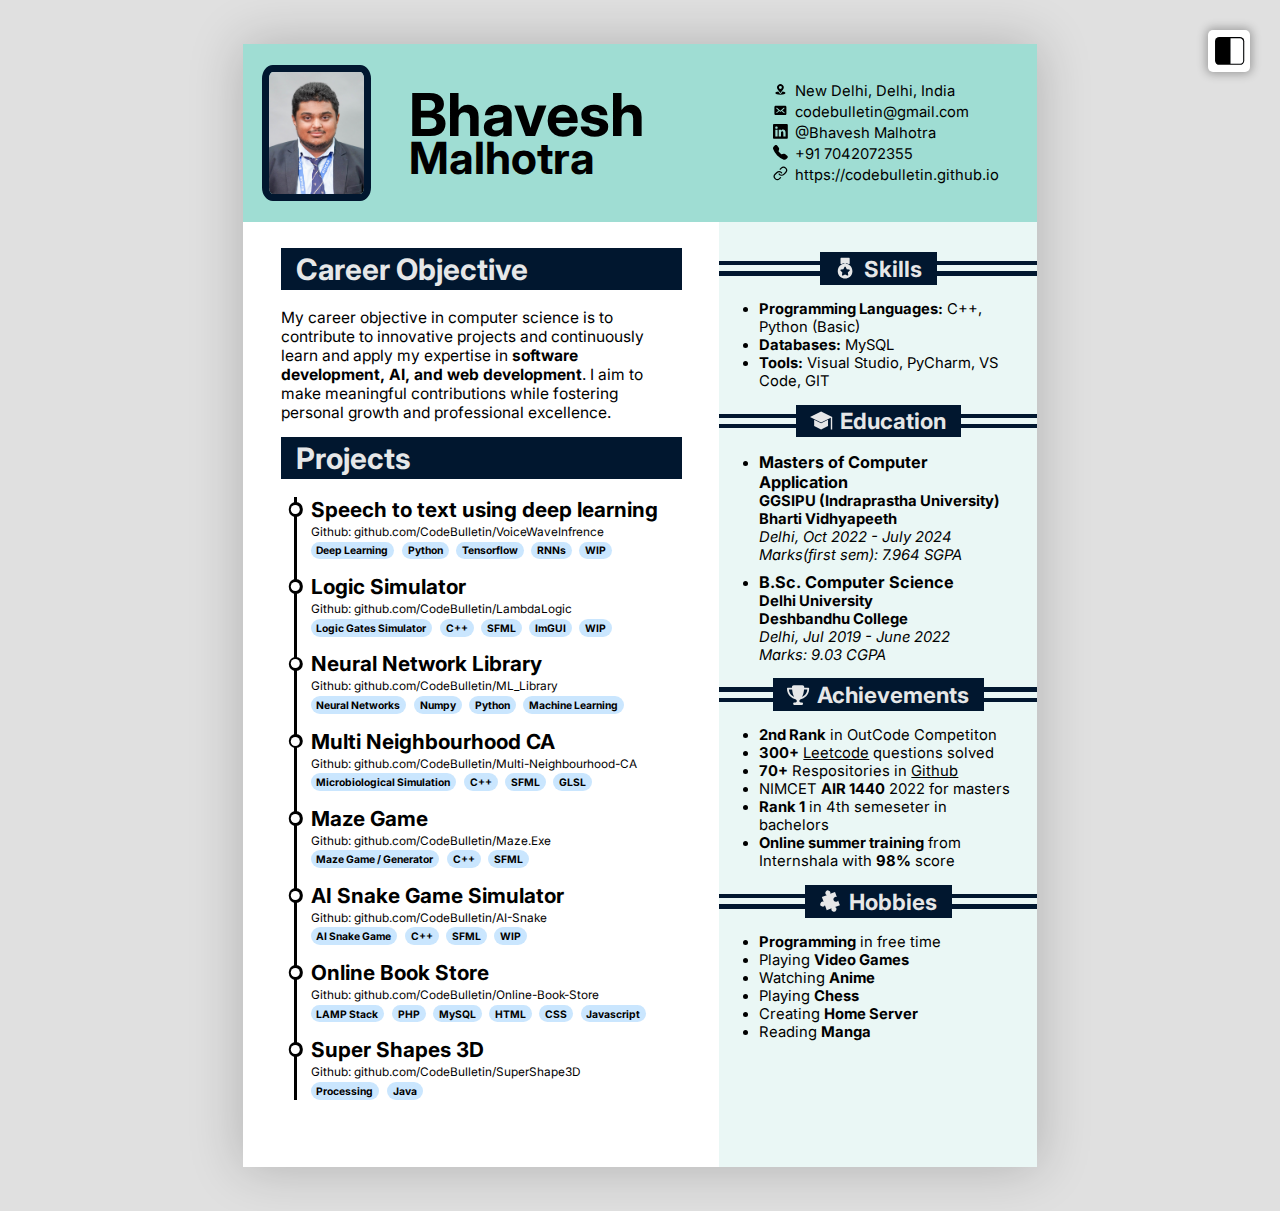
<file: index.html>
<!DOCTYPE html>
<html lang="en">
    <head>
	<meta name="generator" content="Hugo 0.115.4">

<meta charset="UTF-8">
<meta http-equiv="X-UA-Compatible" content="IE=edge">
<meta name="viewport" content="width=device-width, initial-scale=1.0">
<title>Resume</title><link rel="shortcut icon" href="./imgs/person.jpg" type="image/x-icon"><link rel="stylesheet" href="./scss/index.css">
<script defer src="./js/main.js"></script></head>
    <body>
        <main><header>
    <div class="ProfileImage noprint">
        
            <img class="profile_img" src="./imgs/photo.jpg" alt="Profile Image">
        
    </div>
    <div class="name">
        <h1 class="fname" name="first_name">
            Bhavesh
        </h1>
        
            <h2 class="lname" name="last_name">
                Malhotra
            </h2>
        
    </div>
    <div class="contact-details">
        
            <div class="container">
    <div class="img noprint">
        
            <?xml version='1.0' encoding='UTF-8' standalone='no'?> <svg xmlns='http://www.w3.org/2000/svg' class='fill' viewBox='0 0 512 512'><g id='Address_location'><path d='M327.9166,330.95l-49.2982,67.5545a27.9975,27.9975,0,0,1-45.2334,0L184.0859,330.95C123.3179,339.73,81,359.2774,81,382c0,30.9279,78.35,56,175,56s175-25.0721,175-56C431,359.2778,388.6847,339.7305,327.9166,330.95Z'/><path d='M256,382l92.27-126.4435a114.2248,114.2248,0,1,0-184.54,0Zm0-244.4737a50.7,50.7,0,1,1-50.7,50.7A50.7,50.7,0,0,1,256,137.5264Z'/></g></svg>
        
    </div>
    <span name="address" class="value">
        
            New Delhi, Delhi, India
        
    </span>
</div>
        
            <div class="container">
    <div class="img noprint">
        
            <svg xmlns='http://www.w3.org/2000/svg' class='fill' xmlns:xlink='http://www.w3.org/1999/xlink' version='1.1' viewBox='0 0 32 32' style='enable-background:new 0 0 32 32;' ><path d='M26,6H6C4.3,6,3,7.3,3,9v14c0,1.7,1.3,3,3,3h20c1.7,0,3-1.3,3-3V9C29,7.3,27.7,6,26,6z M24.7,20.2c0.4,0.4,0.5,1,0.1,1.4  C24.6,21.9,24.3,22,24,22c-0.2,0-0.5-0.1-0.7-0.2l-5.1-4.4l-1.6,1.4C16.5,18.9,16.2,19,16,19s-0.5-0.1-0.7-0.2l-1.6-1.4l-5.1,4.4  C8.5,21.9,8.2,22,8,22c-0.3,0-0.6-0.1-0.8-0.3c-0.4-0.4-0.3-1,0.1-1.4l4.9-4.2l-4.9-4.2c-0.4-0.4-0.5-1-0.1-1.4  c0.4-0.4,1-0.5,1.4-0.1l7.3,6.4l7.3-6.4c0.4-0.4,1-0.3,1.4,0.1c0.4,0.4,0.3,1-0.1,1.4L19.8,16L24.7,20.2z'/></svg>
        
    </div>
    <span name="email" class="value">
        
            <a href="mailto: codebulletin@gmail.com">codebulletin@gmail.com</a>
        
    </span>
</div>
        
            <div class="container">
    <div class="img noprint">
        
            <svg xmlns='http://www.w3.org/2000/svg' width='16' height='16' fill='currentColor' class='bi bi-linkedin fill' viewBox='0 0 16 16'><path d='M0 1.146C0 .513.526 0 1.175 0h13.65C15.474 0 16 .513 16 1.146v13.708c0 .633-.526 1.146-1.175 1.146H1.175C.526 16 0 15.487 0 14.854V1.146zm4.943 12.248V6.169H2.542v7.225h2.401zm-1.2-8.212c.837 0 1.358-.554 1.358-1.248-.015-.709-.52-1.248-1.342-1.248-.822 0-1.359.54-1.359 1.248 0 .694.521 1.248 1.327 1.248h.016zm4.908 8.212V9.359c0-.216.016-.432.08-.586.173-.431.568-.878 1.232-.878.869 0 1.216.662 1.216 1.634v3.865h2.401V9.25c0-2.22-1.184-3.252-2.764-3.252-1.274 0-1.845.7-2.165 1.193v.025h-.016a5.54 5.54 0 0 1 .016-.025V6.169h-2.4c.03.678 0 7.225 0 7.225h2.4z'/></svg>
        
    </div>
    <span name="linkedin" class="value">
        
            <a href="https://www.linkedin.com/in/bhavesh-malhotra-a5a875157">@Bhavesh Malhotra</a>
        
    </span>
</div>
        
            <div class="container">
    <div class="img noprint">
        
            <svg xmlns='http://www.w3.org/2000/svg' width='16' height='16' fill='currentColor' class='bi bi-telephone-fill fill' viewBox='0 0 16 16'> <path fill-rule='evenodd' d='M1.885.511a1.745 1.745 0 0 1 2.61.163L6.29 2.98c.329.423.445.974.315 1.494l-.547 2.19a.678.678 0 0 0 .178.643l2.457 2.457a.678.678 0 0 0 .644.178l2.189-.547a1.745 1.745 0 0 1 1.494.315l2.306 1.794c.829.645.905 1.87.163 2.611l-1.034 1.034c-.74.74-1.846 1.065-2.877.702a18.634 18.634 0 0 1-7.01-4.42 18.634 18.634 0 0 1-4.42-7.009c-.362-1.03-.037-2.137.703-2.877L1.885.511z'/></svg>
        
    </div>
    <span name="phone" class="value">
        
            <a href="tel: &#43;91%207042072355">&#43;91 7042072355</a>
        
    </span>
</div>
        
            <div class="container">
    <div class="img noprint">
        
            <svg xmlns='http://www.w3.org/2000/svg'   viewBox='0 0 24 24' fill='none' class='stroke' stroke='currentColor' stroke-width='2' stroke-linecap='round' stroke-linejoin='round' class='feather feather-link'><path d='M10 13a5 5 0 0 0 7.54.54l3-3a5 5 0 0 0-7.07-7.07l-1.72 1.71'></path><path d='M14 11a5 5 0 0 0-7.54-.54l-3 3a5 5 0 0 0 7.07 7.07l1.71-1.71'></path></svg>
        
    </div>
    <span name="portfolio" class="value">
        
            <a href="https://codebulletin.github.io/">https://codebulletin.github.io</a>
        
    </span>
</div>
        
    </div>
</header><div class="body">
    <div class="left">
        
    <div class="l-heading" name="Career Objective">
        <div class="lefthead">
            <div class="line">
            </div>
            <h1>
                Career Objective
            </h1>
        </div>
        
    <p>My career objective in computer science is to contribute to innovative projects and continuously learn and apply my expertise in <b>software development, AI, and web development</b>. I aim to make meaningful contributions while fostering personal growth and professional excellence.</p>

    </div>

    <div class="l-heading" name="Projects">
        <div class="lefthead">
            <div class="line">
            </div>
            <h1>
                Projects
            </h1>
        </div>
        
    <div class="html">
        <div name="Projects" class="projects">
            <div class="content">
                <div class="vertical-line noprint"></div>
                <div class="project">
                    
                    <div class="projectname">
                        <div class="poshead">
                            <h2>Speech to text using deep learning</h2>
                            <div class="circle"></div>
                        </div>
                        
                            <span>Github: <a href="https://github.com/CodeBulletin/VoiceWaveInfrence">github.com/CodeBulletin/VoiceWaveInfrence</a></span>
                        
                        <div class="skills-tag" name="skills">
                            
                                <div> Deep Learning </div>
                            
                                <div> Python </div>
                            
                                <div> Tensorflow </div>
                            
                                <div> RNNs </div>
                            
                                <div> WIP </div>
                            
                        </div>
                    </div>
                    
                    <div class="projectname">
                        <div class="poshead">
                            <h2>Logic Simulator</h2>
                            <div class="circle"></div>
                        </div>
                        
                            <span>Github: <a href="https://github.com/CodeBulletin/LambdaLogic">github.com/CodeBulletin/LambdaLogic</a></span>
                        
                        <div class="skills-tag" name="skills">
                            
                                <div> Logic Gates Simulator </div>
                            
                                <div> C&#43;&#43; </div>
                            
                                <div> SFML </div>
                            
                                <div> ImGUI </div>
                            
                                <div> WIP </div>
                            
                        </div>
                    </div>
                    
                    <div class="projectname">
                        <div class="poshead">
                            <h2>Neural Network Library</h2>
                            <div class="circle"></div>
                        </div>
                        
                            <span>Github: <a href="https://github.com/CodeBulletin/ML_Library">github.com/CodeBulletin/ML_Library</a></span>
                        
                        <div class="skills-tag" name="skills">
                            
                                <div> Neural Networks </div>
                            
                                <div> Numpy </div>
                            
                                <div> Python </div>
                            
                                <div> Machine Learning </div>
                            
                        </div>
                    </div>
                    
                    <div class="projectname">
                        <div class="poshead">
                            <h2>Multi Neighbourhood CA</h2>
                            <div class="circle"></div>
                        </div>
                        
                            <span>Github: <a href="https://github.com/CodeBulletin/Multi-Neighbourhood-CA">github.com/CodeBulletin/Multi-Neighbourhood-CA</a></span>
                        
                        <div class="skills-tag" name="skills">
                            
                                <div> Microbiological Simulation </div>
                            
                                <div> C&#43;&#43; </div>
                            
                                <div> SFML </div>
                            
                                <div> GLSL </div>
                            
                        </div>
                    </div>
                    
                    <div class="projectname">
                        <div class="poshead">
                            <h2>Maze Game</h2>
                            <div class="circle"></div>
                        </div>
                        
                            <span>Github: <a href="https://github.com/CodeBulletin/Maze.Exe">github.com/CodeBulletin/Maze.Exe</a></span>
                        
                        <div class="skills-tag" name="skills">
                            
                                <div> Maze Game / Generator </div>
                            
                                <div> C&#43;&#43; </div>
                            
                                <div> SFML </div>
                            
                        </div>
                    </div>
                    
                    <div class="projectname">
                        <div class="poshead">
                            <h2>AI Snake Game Simulator</h2>
                            <div class="circle"></div>
                        </div>
                        
                            <span>Github: <a href="https://github.com/CodeBulletin/AI-Snake">github.com/CodeBulletin/AI-Snake</a></span>
                        
                        <div class="skills-tag" name="skills">
                            
                                <div> AI Snake Game </div>
                            
                                <div> C&#43;&#43; </div>
                            
                                <div> SFML </div>
                            
                                <div> WIP </div>
                            
                        </div>
                    </div>
                    
                    <div class="projectname">
                        <div class="poshead">
                            <h2>Online Book Store</h2>
                            <div class="circle"></div>
                        </div>
                        
                            <span>Github: <a href="https://github.com/CodeBulletin/Online-Book-Store">github.com/CodeBulletin/Online-Book-Store</a></span>
                        
                        <div class="skills-tag" name="skills">
                            
                                <div> LAMP Stack </div>
                            
                                <div> PHP </div>
                            
                                <div> MySQL </div>
                            
                                <div> HTML </div>
                            
                                <div> CSS </div>
                            
                                <div> Javascript </div>
                            
                        </div>
                    </div>
                    
                    <div class="projectname">
                        <div class="poshead">
                            <h2>Super Shapes 3D</h2>
                            <div class="circle"></div>
                        </div>
                        
                            <span>Github: <a href="https://github.com/CodeBulletin/SuperShape3D">github.com/CodeBulletin/SuperShape3D</a></span>
                        
                        <div class="skills-tag" name="skills">
                            
                                <div> Processing </div>
                            
                                <div> Java </div>
                            
                        </div>
                    </div>
                    
                </div>
            </div>
        </div>
    </div>

    </div>

    </div>
    <div class="right">
        
    <div class="r-heading" name="Skills">
        <div class="righthead">
            <div class="line">
            </div>
            <h1>
                
                    <svg width='64' height='64' viewBox='0 0 64 64' class='noprint' xmlns='http://www.w3.org/2000/svg'><path d='M34 19.8V17.7C36.9149 17.9397 39.7564 18.7375 42.37 20.05C42.6741 20.1927 43.0091 20.2566 43.3443 20.2358C43.6795 20.2149 44.0041 20.1099 44.2881 19.9306C44.572 19.7513 44.8063 19.5033 44.9691 19.2096C45.132 18.9159 45.2183 18.5859 45.2201 18.25V4C45.2201 3.46957 45.0093 2.96086 44.6343 2.58579C44.2592 2.21071 43.7505 2 43.2201 2H20.78C20.2496 2 19.7409 2.21071 19.3658 2.58579C18.9908 2.96086 18.78 3.46957 18.78 4V18.25C18.7811 18.5882 18.8678 18.9206 19.0322 19.2162C19.1966 19.5117 19.4333 19.7608 19.72 19.94C19.9255 20.0801 20.1576 20.1764 20.4019 20.2229C20.6462 20.2694 20.8975 20.265 21.14 20.21H21.2C21.3629 20.1657 21.5232 20.1123 21.68 20.05C24.2742 18.7331 27.1003 17.9349 30 17.7V19.8C20.4 20.65 11.34 27.65 10.8 40.8C12 68.93 52.0001 68.91 53.2001 40.8C52.6601 27.65 43.6 20.65 34 19.8ZM44.8101 39.67L39.8101 44.5L41 51.32C41.0632 51.6877 41.0223 52.0657 40.882 52.4114C40.7416 52.757 40.5073 53.0565 40.2056 53.276C39.904 53.4955 39.5469 53.6263 39.1748 53.6535C38.8027 53.6807 38.4304 53.6033 38.1 53.43L32 50.21L25.88 53.43C25.5495 53.6047 25.1766 53.6833 24.8036 53.6568C24.4306 53.6303 24.0726 53.4997 23.77 53.28C23.4598 53.0577 23.2195 52.7513 23.0778 52.3969C22.936 52.0425 22.8986 51.655 22.97 51.28L24.14 44.46L19.19 39.63C18.9232 39.3694 18.7345 39.0393 18.6454 38.677C18.5563 38.3148 18.5703 37.9349 18.6857 37.5802C18.8012 37.2255 19.0136 36.9101 19.2988 36.6698C19.5841 36.4294 19.9309 36.2736 20.3 36.22L27.14 35.22L30.21 29.02C30.3759 28.6872 30.6313 28.4072 30.9475 28.2115C31.2637 28.0158 31.6282 27.9121 32 27.9121C32.3719 27.9121 32.7364 28.0158 33.0526 28.2115C33.3688 28.4072 33.6242 28.6872 33.7901 29.02L36.8601 35.22L43.7001 36.22C44.0775 36.2677 44.4336 36.4221 44.7264 36.665C45.0193 36.908 45.2367 37.2295 45.3532 37.5917C45.4698 37.9539 45.4806 38.3418 45.3844 38.7099C45.2881 39.0781 45.0889 39.4111 44.8101 39.67Z'/></svg>  
                   
                Skills
            </h1>
        </div>
        
    <ul name="Skills" class="r-body r-headlist">
        
            <li><b>Programming Languages:</b> C&#43;&#43;, Python (Basic)</li>
        
            <li><b>Databases:</b> MySQL</li>
        
            <li><b>Tools:</b> Visual Studio, PyCharm, VS Code, GIT</li>
        
    </ul>

    </div>

    <div class="r-heading" name="Education">
        <div class="righthead">
            <div class="line">
            </div>
            <h1>
                
                    <svg version='1.1' id='Layer_1_1_' class='noprint' xmlns='http://www.w3.org/2000/svg' xmlns:xlink='http://www.w3.org/1999/xlink' x='0px' y='0px' viewBox='0 0 16 16' style='enable-background:new 0 0 16 16;' xml:space='preserve'><polygon points='0,5 8,9 15,5.5 15,14 16,14 16,5 8,1 '/><polygon points='3,7.059 3,11.5 8,14 13,11.5 13,7.059 8,9.559 '/></svg> 
                   
                Education
            </h1>
        </div>
        
    <ul class="r-body r-itemlist" name="Education">
        
            <li>
                <div class="itemlist" name="masters">
                    <h1>Masters of Computer Application</h1>
                    <h2>GGSIPU (Indraprastha University)</h2>
                    <h3>Bharti Vidhyapeeth</h3>
                    <i>Delhi, Oct 2022 - July 2024</i>
                    
                        <br><i>Marks(first sem): 7.964 SGPA</i>
                    
                </div>
            </li>
        
            <li>
                <div class="itemlist" name="bachelors">
                    <h1>B.Sc. Computer Science</h1>
                    <h2>Delhi University</h2>
                    <h3>Deshbandhu College</h3>
                    <i>Delhi, Jul 2019 - June 2022</i>
                    
                        <br><i>Marks: 9.03 CGPA</i>
                    
                </div>
            </li>
        
    </ul>

    </div>

    <div class="r-heading" name="Achievements">
        <div class="righthead">
            <div class="line">
            </div>
            <h1>
                
                    <svg xmlns='http://www.w3.org/2000/svg' class='noprint' viewBox='0 0 576 512'><path d='M400 0H176c-26.5 0-48.1 21.8-47.1 48.2c.2 5.3 .4 10.6 .7 15.8H24C10.7 64 0 74.7 0 88c0 92.6 33.5 157 78.5 200.7c44.3 43.1 98.3 64.8 138.1 75.8c23.4 6.5 39.4 26 39.4 45.6c0 20.9-17 37.9-37.9 37.9H192c-17.7 0-32 14.3-32 32s14.3 32 32 32H384c17.7 0 32-14.3 32-32s-14.3-32-32-32H357.9C337 448 320 431 320 410.1c0-19.6 15.9-39.2 39.4-45.6c39.9-11 93.9-32.7 138.2-75.8C542.5 245 576 180.6 576 88c0-13.3-10.7-24-24-24H446.4c.3-5.2 .5-10.4 .7-15.8C448.1 21.8 426.5 0 400 0zM48.9 112h84.4c9.1 90.1 29.2 150.3 51.9 190.6c-24.9-11-50.8-26.5-73.2-48.3c-32-31.1-58-76-63-142.3zM464.1 254.3c-22.4 21.8-48.3 37.3-73.2 48.3c22.7-40.3 42.8-100.5 51.9-190.6h84.4c-5.1 66.3-31.1 111.2-63 142.3z'/></svg> 
                   
                Achievements
            </h1>
        </div>
        
    <ul class="r-body r-list" name="Achievements">
        
            <li><b>2nd Rank</b> in OutCode Competiton</li>
        
            <li><b>300+</b> <a href='https://leetcode.com/bmalhotra736/'>Leetcode</a> questions solved</li>
        
            <li><b>70+</b> Respositories in <a href='https://github.com/CodeBulletin'>Github</a></li>
        
            <li>NIMCET <b>AIR 1440</b> 2022 for masters</li>
        
            <li><b>Rank 1</b> in 4th semeseter in bachelors</li>
        
            <li><b>Online summer training</b> from Internshala with <b>98%</b> score</li>
        
    </ul>

    </div>

    <div class="r-heading" name="Hobbies">
        <div class="righthead">
            <div class="line">
            </div>
            <h1>
                
                    <?xml version='1.0' encoding='UTF-8' standalone='no'?> <svg id='Layer_1' class='noprint' data-name='Layer 1' xmlns='http://www.w3.org/2000/svg' viewBox='0 0 128 128'><path class='cls-1' d='M92.41665,40.0391a14.25573,14.25573,0,0,1,10.49179.211l-10.493-28.2765L64.52109,22.32474A14.31354,14.31354,0,1,0,44.6884,29.68436L16.4238,40.17293,26.81772,68.18245a14.31354,14.31354,0,1,0,7.48,20.15716l10.32543,27.825,28.26389-10.48831a14.31354,14.31354,0,1,0,19.83412-7.36015l27.89365-10.35092-10.42454-28.092A14.31279,14.31279,0,1,1,92.41665,40.0391Z'/></svg> 
                   
                Hobbies
            </h1>
        </div>
        
    <ul class="r-body r-list" name="Hobbies">
        
            <li><b>Programming</b> in free time</li>
        
            <li>Playing <b>Video Games</b></li>
        
            <li>Watching <b>Anime</b></li>
        
            <li>Playing <b>Chess</b></li>
        
            <li>Creating <b>Home Server</b></li>
        
            <li>Reading <b>Manga</b></li>
        
    </ul>

    </div>

    </div>
</div></main><button class="floating_button theme">
    <img src="./imgs/printer.svg" alt="" class="img_light"/>
    <img src="./imgs/sun.svg" alt="" class="img_dark"/>
    <img src="./imgs/moon.svg" alt="" class="img_print"/>
</button></body>
</html>
</file>
<file: scss/index.css>
@import url("https://fonts.googleapis.com/css2?family=Inter:wght@300;400&family=Roboto:ital,wght@0,100;0,300;0,400;0,500;0,700;0,900;1,100;1,300;1,400;1,500;1,700;1,900&display=swap");
:root {
  --body-bg: #e0e0e0;
  --paper-bg: white;
  --header-background: #9fddd3;
  --header-text: #000;
  --body-right: #eaf7f5;
  --body-right-tag: #01172F;
  --body-right-head: #e6e7e8;
  --body-right-text: black;
  --body-left-tag: #01172F;
  --body-left-head: #e6e7e8;
  --body-left-text: black;
  --body-left-underscore: #0000;
  --skill-tag: #cae6fe;
  --skill-text: black;
  --button-color: #fff;
  --profile-border: #01172F; }

.dark_theme {
  --body-bg: #1a1a1a;
  --paper-bg: #202020;
  --header-background: #303030;
  --header-text: #e6e7e8;
  --body-right: #f6b64c;
  --body-right-tag: #202020;
  --body-right-head: #e6e7e8;
  --body-right-text: black;
  --body-left-tag: #0000;
  --body-left-head: #e6e7e8;
  --body-left-text: #e6e7e8;
  --body-left-underscore: #e6e7e8;
  --skill-tag: #f15c5e;
  --skill-text: white;
  --button-color: #303030;
  --profile-border: #f15c5e; }

.print_theme {
  --header-background: #fff;
  --header-text: #000;
  --border: #909090;
  --body-right: #fff;
  --body-right-text: white;
  --body-right-tag: white;
  --body-right-head: black;
  --body-right-text: black;
  --body-left-tag: #0000;
  --body-left-head: black;
  --body-left-text: black;
  --body-left-underscore: black;
  --button-color: #fff;
  --skill-tag: #0000;
  --skill-text: #000; }
  .print_theme .noprint {
    display: none !important; }
  .print_theme .circle::before {
    background-color: #0000 !important; }
  .print_theme .skills-tag div {
    padding: 0 !important;
    margin: 0 !important; }

html {
  font-size: 14.8px; }

body {
  margin: 0;
  padding: 3em 0;
  background-color: var(--body-bg);
  font-family: serif;
  -ms-overflow-style: none;
  scrollbar-width: none;
  font-family: 'Inter', sans-serif; }
  body::-webkit-scrollbar {
    display: none; }

.theme {
  display: flex; }

main {
  min-width: 210mm;
  min-height: 297mm;
  width: 210mm;
  height: 297mm;
  margin: auto;
  box-shadow: 0 0 50px 2px rgba(0, 0, 0, 0.2);
  background-color: var(--paper-bg);
  display: flex;
  flex-direction: column; }

@media print {
  body {
    margin: 0;
    padding: 0; }
  .theme {
    display: none !important; } }

.container {
  display: flex;
  flex-direction: row;
  column-gap: 0.2cm; }
  .container .img {
    display: flex; }
    .container .img svg {
      width: 1rem;
      height: 1rem;
      margin: 0;
      padding: 0; }
    .container .img .fill {
      fill: var(--header-text) !important; }
    .container .img .stroke {
      stroke: var(--header-text) !important; }
  .container span {
    font-size: 1rem;
    color: var(--header-text); }
    .container span a {
      color: var(--header-text);
      text-decoration: none; }

.floating_button {
  display: flex;
  align-items: center;
  justify-content: center;
  margin: 2rem;
  padding: 0.4rem;
  border: none;
  background-color: var(--button-color);
  border-radius: 5px;
  position: fixed;
  top: 0rem;
  right: 0%;
  z-index: 5;
  cursor: pointer;
  outline: none;
  box-shadow: 0 0 10px 2px rgba(0, 0, 0, 0.3);
  transition: scale 0.25s; }
  .floating_button:hover {
    scale: 1.1; }
  .floating_button img {
    width: 0.8cm; }

.itemlist h1 {
  padding: 0;
  margin: 0;
  font-size: 1.10rem; }

.itemlist h2 {
  padding: 0;
  margin: 0;
  font-size: 1rem; }

.itemlist h3 {
  padding: 0;
  margin: 0;
  font-size: 1rem; }

.itemlist span {
  font-size: 0.8rem; }

.jobs {
  margin-top: 1rem; }
  .jobs h3 {
    margin: 0; }
  .jobs .content {
    margin-top: 0.5rem;
    position: relative; }
    .jobs .content .vertical-line {
      background-color: var(--body-left-text); }
    .jobs .content .jobposition {
      display: flex;
      flex-direction: row;
      margin-left: 2rem;
      margin-top: 1rem; }
      .jobs .content .jobposition .details {
        width: 100%; }
        .jobs .content .jobposition .details .poshead {
          display: flex;
          align-items: center;
          position: relative; }
          .jobs .content .jobposition .details .poshead h2 {
            font-size: 1.5rem;
            margin: 0; }
          .jobs .content .jobposition .details .poshead .circle {
            width: 0.75rem;
            height: 0.75rem;
            transform: translateX(-1.375rem);
            background-color: var(--body-left-text); }
            .jobs .content .jobposition .details .poshead .circle:before {
              background-color: var(--paper-bg); }
        .jobs .content .jobposition .details .typeof {
          display: flex;
          flex-direction: row;
          column-gap: 2rem;
          justify-content: space-between; }
          .jobs .content .jobposition .details .typeof h4 {
            margin: 0;
            font-size: 1.1rem; }
        .jobs .content .jobposition .details .skills-tag {
          display: flex;
          flex-direction: row;
          flex-wrap: wrap;
          column-gap: 0.5rem;
          margin-top: 0.1rem; }
          .jobs .content .jobposition .details .skills-tag div {
            padding: 0.2rem 0.4rem;
            border-radius: 1rem;
            background-color: var(--skill-tag);
            color: var(--skill-text) !important;
            font-size: 0.8rem; }
    .jobs .content .jobposition:first-child {
      margin-top: 0; }

.projects {
  margin-top: 1rem; }
  .projects .vertical-line {
    background-color: var(--body-left-text); }
  .projects .content {
    position: relative; }
    .projects .content .vertical-line {
      background-color: var(--body-left-text); }
    .projects .content .project {
      display: flex;
      flex-direction: column;
      row-gap: 1rem;
      margin-left: 2rem; }
      .projects .content .project .projectname {
        width: 100%; }
        .projects .content .project .projectname .poshead {
          display: flex;
          align-items: center;
          position: relative; }
          .projects .content .project .projectname .poshead .circle {
            width: 1rem;
            height: 1rem;
            transform: translateX(-1.5rem);
            background-color: var(--body-left-text); }
            .projects .content .project .projectname .poshead .circle:before {
              background-color: var(--paper-bg); }
          .projects .content .project .projectname .poshead h2 {
            margin: 0;
            font-size: 1.4rem; }
        .projects .content .project .projectname span {
          font-size: 0.8rem; }
          .projects .content .project .projectname span a {
            text-decoration: none; }
        .projects .content .project .projectname .skills-tag {
          display: flex;
          flex-direction: row;
          flex-wrap: wrap;
          column-gap: 0.5rem;
          row-gap: 0.3rem;
          margin-top: 0.1rem; }
          .projects .content .project .projectname .skills-tag div {
            padding: 0.2rem 0.4rem;
            border-radius: 1rem;
            background-color: var(--skill-tag);
            color: var(--skill-text) !important;
            font-size: 0.7rem;
            font-weight: bold; }

header {
  display: flex;
  justify-content: space-between;
  align-items: center;
  background-color: var(--header-background); }
  header .ProfileImage {
    width: 2.5cm;
    padding-left: 0.5cm;
    display: flex; }
    header .ProfileImage .profile_img {
      object-fit: cover;
      width: 100%;
      height: 100%;
      border-radius: 10%;
      border: 0.2cm solid var(--profile-border); }
  header .name {
    padding: 1cm;
    padding-left: 0cm; }
    header .name .fname {
      font-size: 4rem;
      margin: 0;
      padding: 0;
      line-height: 3.5rem;
      color: var(--header-text); }
    header .name .lname {
      font-size: 3rem;
      margin: 0;
      padding: 0;
      line-height: 2.5rem;
      color: var(--header-text); }
  header .contact-details {
    padding: 1cm;
    display: flex;
    flex-direction: column;
    row-gap: 0.2rem; }

.print_theme header {
  border-bottom: 2px solid var(--border) !important; }
  .print_theme header .name {
    padding-left: 1cm; }

.body {
  display: flex;
  flex-direction: row;
  flex-grow: 1; }
  .body .left {
    width: 60%;
    padding: 0.7cm 0; }
  .body .right {
    width: 40%;
    display: flex;
    flex-direction: column;
    flex-grow: 1;
    background-color: var(--body-right);
    padding: 0.8cm 0; }

.print_theme .body .left {
  border-right: 2px solid var(--border); }

.r-body {
  padding-right: 0.5cm; }

.r-itemlist li {
  margin-top: 0.5rem; }

.r-itemlist li:first-child {
  margin-top: 0; }

.circle {
  position: absolute;
  border-radius: 50%; }
  .circle::before {
    position: absolute;
    content: " ";
    top: 20%;
    left: 20%;
    width: 60%;
    height: 60%;
    border-radius: 50%; }

.vertical-line {
  position: absolute;
  top: 0;
  left: 0.9rem;
  width: 0.2rem;
  height: 100%; }

.lefthead {
  display: flex;
  flex-direction: column-reverse;
  position: relative; }
  .lefthead .line {
    margin: 0 auto;
    top: calc(50% - 0.5rem);
    width: 100%;
    display: flex;
    flex-direction: column;
    z-index: 0; }
    .lefthead .line::before {
      content: ' ';
      background-color: var(--body-left-underscore);
      height: 0.2rem;
      border-radius: 2px; }
  .lefthead h1 {
    font-size: 2rem;
    font-weight: bolder;
    background-color: var(--body-left-tag);
    color: var(--body-left-head);
    z-index: 1;
    padding: 0.2rem 1rem;
    margin: 0; }

.l-heading {
  flex-grow: 0;
  display: flex;
  flex-direction: column;
  padding: 0 1cm; }
  .l-heading .lefthead h1 svg {
    fill: var(--body-left-text);
    width: 1.5rem;
    height: 1.5rem; }
  .l-heading p {
    font-size: 1.05rem;
    margin-top: 1rem; }
  .l-heading * {
    color: var(--body-left-text); }
  .l-heading .html {
    margin-bottom: 1rem; }

.righthead {
  display: flex;
  position: relative;
  justify-content: center; }
  .righthead .line {
    margin: 0 auto;
    position: absolute;
    top: calc(50% - 0.5rem);
    width: 100%;
    height: 1rem;
    display: flex;
    flex-direction: column;
    justify-content: space-between;
    z-index: 0; }
    .righthead .line::after, .righthead .line::before {
      content: ' ';
      width: 100%;
      height: 0.3rem;
      background-color: var(--body-right-tag); }
  .righthead h1 {
    font-size: 1.5rem;
    font-weight: bolder;
    background-color: var(--body-right-tag);
    color: var(--body-right-head);
    z-index: 1;
    padding: 0.2rem 1rem;
    margin: 0; }

.r-heading {
  width: 100%;
  flex-grow: 0;
  display: flex;
  flex-direction: column; }
  .r-heading * {
    color: var(--body-right-text); }
  .r-heading .righthead h1 {
    display: flex;
    flex-direction: row;
    align-items: center;
    column-gap: 0.5rem; }
    .r-heading .righthead h1 svg {
      fill: var(--body-right-head);
      width: 1.5rem;
      height: 1.5rem; }
</file>
